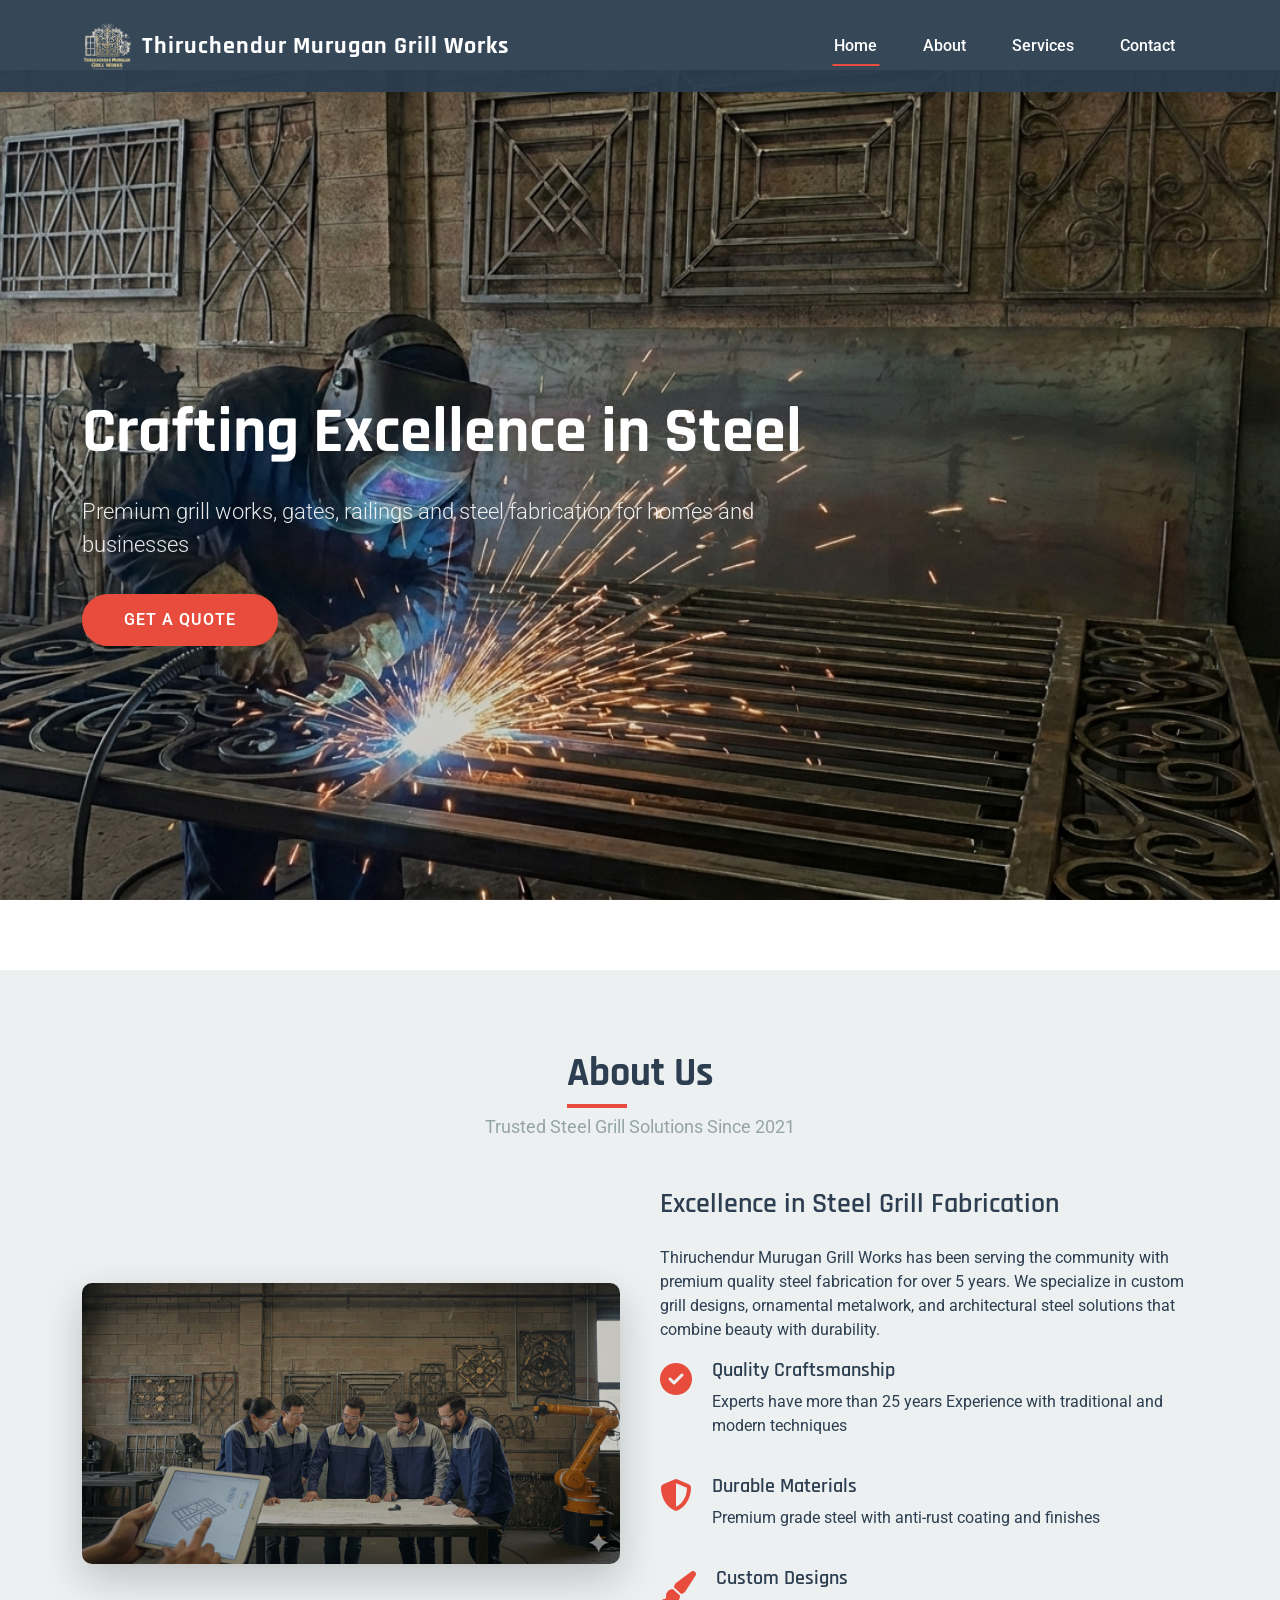
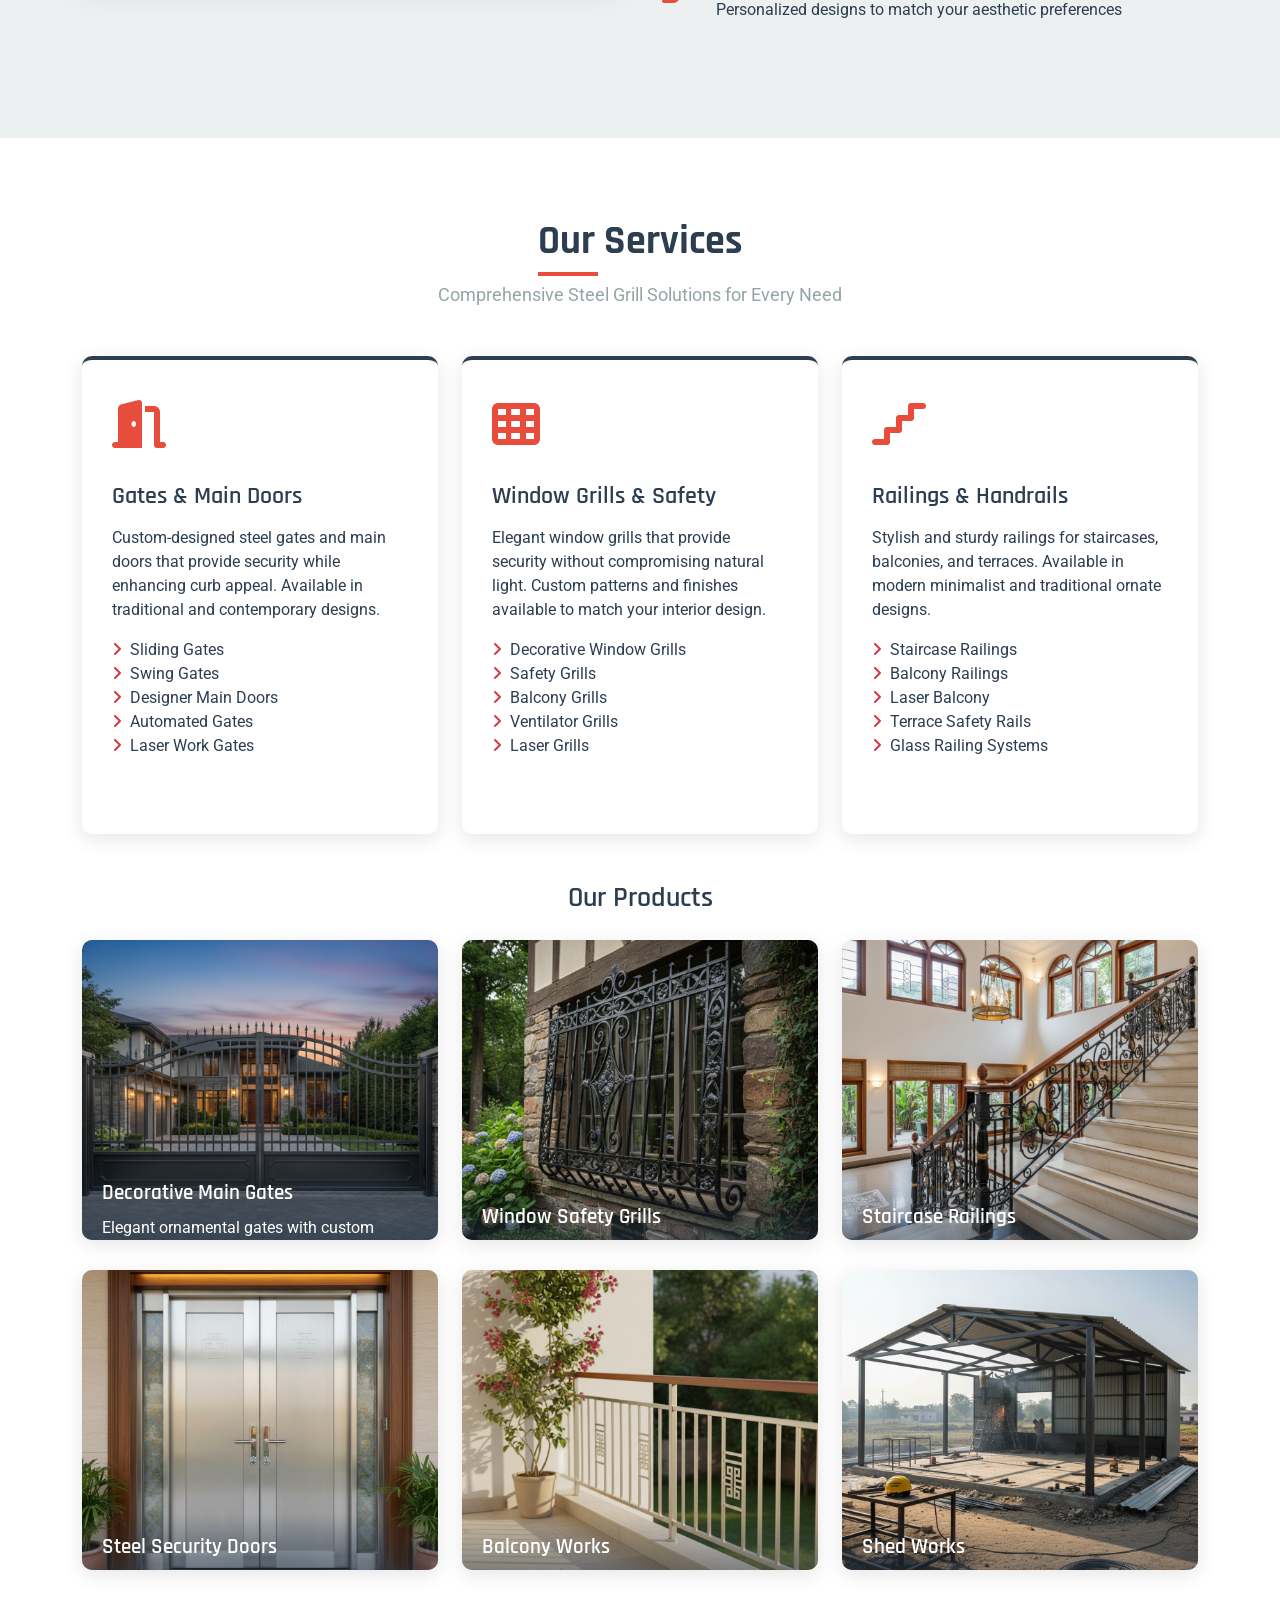
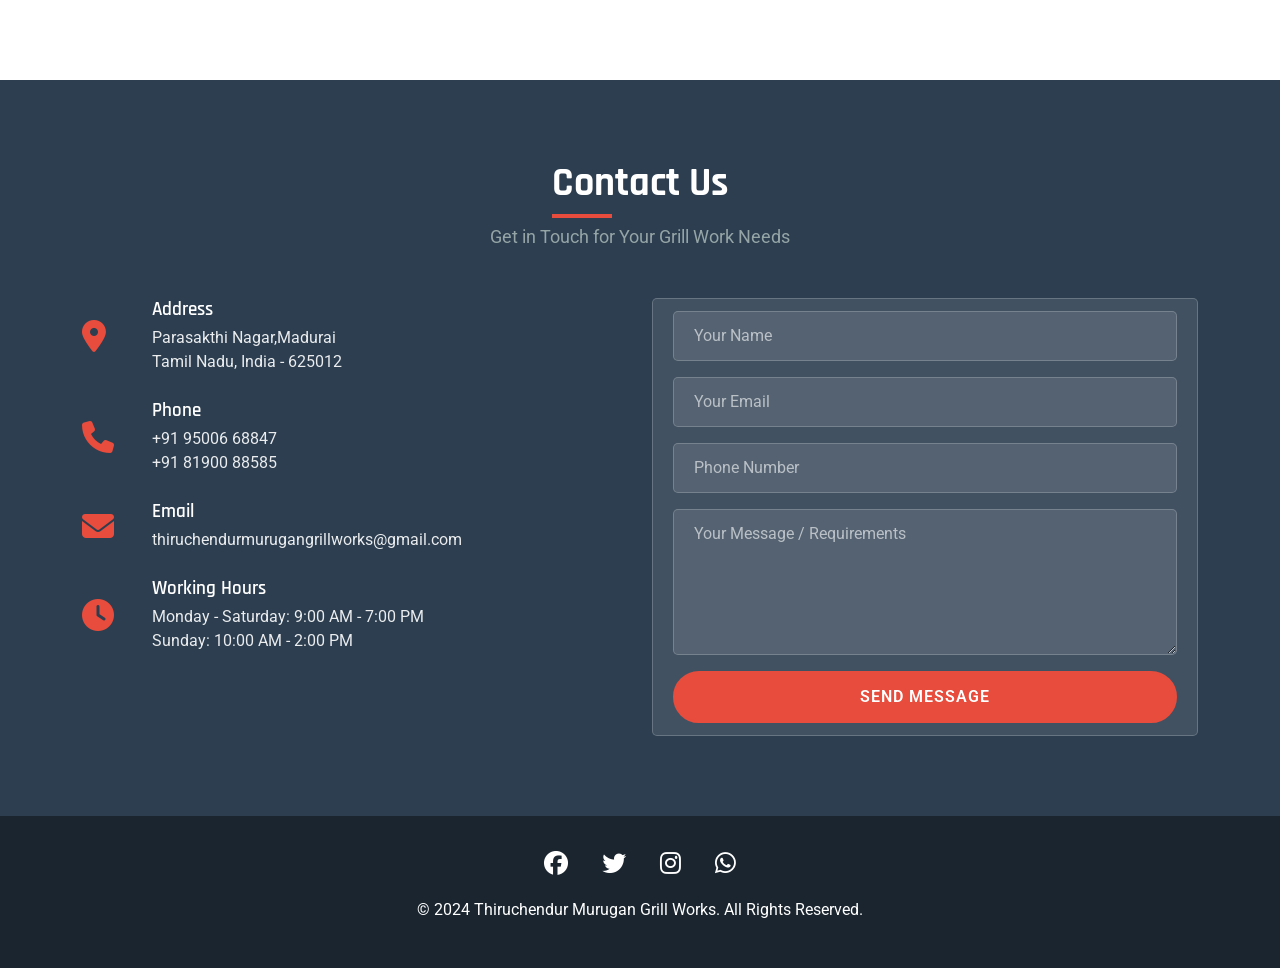
<file: index.html>
<!DOCTYPE html>
<html lang="en">

<head>
    <meta charset="UTF-8">
    <meta name="viewport" content="width=device-width, initial-scale=1.0">
    <title>Thiruchendur Murugan Grill Works</title>

    <!-- Bootstrap CSS -->
    <link href="https://cdn.jsdelivr.net/npm/bootstrap@5.3.0/dist/css/bootstrap.min.css" rel="stylesheet">

    <!-- Font Awesome -->
    <link rel="stylesheet" href="https://cdnjs.cloudflare.com/ajax/libs/font-awesome/6.4.0/css/all.min.css">

    <!-- Google Fonts -->
    <link
        href="https://fonts.googleapis.com/css2?family=Rajdhani:wght@300;400;500;600;700&family=Roboto:wght@300;400;500;700&display=swap"
        rel="stylesheet">

    <!-- Custom CSS -->
    <link rel="stylesheet" href="style.css">
</head>

<body>
    <!-- Navigation -->
    <nav class="navbar navbar-expand-lg navbar-dark fixed-top">
        <div class="container">
            <a class="navbar-brand" href="#home">
                <img src="./image/logo.png" alt="TMGW Logo"/>
                Thiruchendur Murugan Grill Works
            </a>
            <button class="navbar-toggler" type="button" data-bs-toggle="collapse" data-bs-target="#navbarNav">
                <span class="navbar-toggler-icon"></span>
            </button>
            <div class="collapse navbar-collapse" id="navbarNav">
                <ul class="navbar-nav ms-auto">
                    <li class="nav-item">
                        <a class="nav-link active" href="#home">Home</a>
                    </li>
                    <li class="nav-item">
                        <a class="nav-link" href="#about">About</a>
                    </li>
                    <li class="nav-item">
                        <a class="nav-link" href="#services">Services</a>
                    </li>
                    <li class="nav-item">
                        <a class="nav-link" href="#contact">Contact</a>
                    </li>
                </ul>
            </div>
        </div>
    </nav>

    <!-- Hero Section -->
    <section id="home" class="hero" style="background-image:url(./image/banner.png);">
        <div class="container">
            <div class="row">
                <div class="col-lg-8 hero-content">
                    <h1>Crafting Excellence in Steel</h1>
                    <p class="lead">Premium grill works, gates, railings and steel fabrication for homes and businesses
                    </p>
                    <a href="#contact" class="btn btn-custom">Get a Quote</a>
                </div>
            </div>
        </div>
    </section>

    <!-- About Section -->
    <section id="about">
        <div class="container">
            <div class="text-center mb-5">
                <h2 class="section-title">About Us</h2>
                <p class="section-subtitle">Trusted Steel Grill Solutions Since 2021</p>
            </div>
            <div class="about-content">
                <div class="about-image">
                    <img src="./image/about1.png" alt="Grill Work">
                </div>
                <div class="about-text">
                    <h3 class="mb-4">Excellence in Steel Grill Fabrication</h3>
                    <p>Thiruchendur Murugan Grill Works has been serving the community with premium quality steel
                        fabrication for over 5 years. We specialize in custom grill designs, ornamental metalwork, and
                        architectural steel solutions that combine beauty with durability.</p>

                    <div class="feature-box">
                        <i class="fas fa-check-circle"></i>
                        <div>
                            <h5>Quality Craftsmanship</h5>
                            <p>Experts have more than 25 years Experience with traditional and modern techniques</p>
                        </div>
                    </div>

                    <div class="feature-box">
                        <i class="fas fa-shield-alt"></i>
                        <div>
                            <h5>Durable Materials</h5>
                            <p>Premium grade steel with anti-rust coating and finishes</p>
                        </div>
                    </div>

                    <div class="feature-box">
                        <i class="fas fa-paint-brush"></i>
                        <div>
                            <h5>Custom Designs</h5>
                            <p>Personalized designs to match your aesthetic preferences</p>
                        </div>
                    </div>
                </div>
            </div>
        </div>
    </section>

    <!-- Services Section -->
    <section id="services">
        <div class="container">
            <div class="text-center mb-5">
                <h2 class="section-title">Our Services</h2>
                <p class="section-subtitle">Comprehensive Steel Grill Solutions for Every Need</p>
            </div>

            <div class="row">
                <div class="col-md-4">
                    <div class="service-card fade-in">
                        <div class="service-icon">
                            <i class="fas fa-door-open"></i>
                        </div>
                        <h4>Gates & Main Doors</h4>
                        <p>Custom-designed steel gates and main doors that provide security while enhancing curb appeal.
                            Available in traditional and contemporary designs.</p>
                        <ul class="list-unstyled mt-3">
                            <li><i class="fas fa-angle-right text-danger me-2"></i>Sliding Gates</li>
                            <li><i class="fas fa-angle-right text-danger me-2"></i>Swing Gates</li>
                            <li><i class="fas fa-angle-right text-danger me-2"></i>Designer Main Doors</li>
                            <li><i class="fas fa-angle-right text-danger me-2"></i>Automated Gates</li>
                            <li><i class="fas fa-angle-right text-danger me-2"></i>Laser Work Gates</li>
                        </ul>
                    </div>
                </div>

                <div class="col-md-4">
                    <div class="service-card fade-in">
                        <div class="service-icon">
                            <i class="fas fa-th"></i>
                        </div>
                        <h4>Window Grills & Safety</h4>
                        <p>Elegant window grills that provide security without compromising natural light. Custom
                            patterns and finishes available to match your interior design.</p>
                        <ul class="list-unstyled mt-3">
                            <li><i class="fas fa-angle-right text-danger me-2"></i>Decorative Window Grills</li>
                            <li><i class="fas fa-angle-right text-danger me-2"></i>Safety Grills</li>
                            <li><i class="fas fa-angle-right text-danger me-2"></i>Balcony Grills</li>
                            <li><i class="fas fa-angle-right text-danger me-2"></i>Ventilator Grills</li>
                            <li><i class="fas fa-angle-right text-danger me-2"></i>Laser Grills</li>
                        </ul>
                    </div>
                </div>

                <div class="col-md-4">
                    <div class="service-card fade-in">
                        <div class="service-icon">
                            <i class="fas fa-stairs"></i>
                        </div>
                        <h4>Railings & Handrails</h4>
                        <p>Stylish and sturdy railings for staircases, balconies, and terraces. Available in modern
                            minimalist and traditional ornate designs.</p>
                        <ul class="list-unstyled mt-3">
                            <li><i class="fas fa-angle-right text-danger me-2"></i>Staircase Railings</li>
                            <li><i class="fas fa-angle-right text-danger me-2"></i>Balcony Railings</li>
                            <li><i class="fas fa-angle-right text-danger me-2"></i>Laser Balcony</li>
                            <li><i class="fas fa-angle-right text-danger me-2"></i>Terrace Safety Rails</li>
                            <li><i class="fas fa-angle-right text-danger me-2"></i>Glass Railing Systems</li>
                        </ul>
                    </div>
                </div>
            </div>

            <!-- Product Gallery -->
            <div class="mt-5">
                <h3 class="text-center mb-4">Our Products</h3>
                <div class="row">
                    <div class="col-md-4">
                        <div class="product-item fade-in">
                            <img src="./image/maingate.png" alt="Decorative Gate">
                            <div class="product-overlay">
                                <h5>Decorative Main Gates</h5>
                                <p>Elegant ornamental gates with custom patterns</p>
                            </div>
                        </div>
                    </div>

                    <div class="col-md-4">
                        <div class="product-item fade-in">
                            <img src="./image/window.png" alt="Window Grills">
                            <div class="product-overlay">
                                <h5>Window Safety Grills</h5>
                                <p>Modern and secure window grill designs</p>
                            </div>
                        </div>
                    </div>

                    <div class="col-md-4">
                        <div class="product-item fade-in">
                            <img src="./image/staircase.png" alt="Stair Railings">
                            <div class="product-overlay">
                                <h5>Staircase Railings</h5>
                                <p>Sturdy and stylish handrails for safety</p>
                            </div>
                        </div>
                    </div>

                    <div class="col-md-4">
                        <div class="product-item fade-in">
                            <img src="./image/ssgate.png" alt="Steel Doors">
                            <div class="product-overlay">
                                <h5>Steel Security Doors</h5>
                                <p>Heavy-duty doors with decorative elements</p>
                            </div>
                        </div>
                    </div>

                    <div class="col-md-4">
                        <div class="product-item fade-in">
                            <img src="./image/balcony.png" alt="Balcony Grills">
                            <div class="product-overlay">
                                <h5>Balcony Works</h5>
                                <p>Elegant balcony protection with ventilation</p>
                            </div>
                        </div>
                    </div>

                    <div class="col-md-4">
                        <div class="product-item fade-in">
                            <img src="./image/shed.png" alt="Shed Work">
                            <div class="product-overlay">
                                <h5>Shed Works</h5>
                                <p>For your business,parking or terrace area</p>
                            </div>
                        </div>
                    </div>
                </div>
            </div>
        </div>
    </section>

    <!-- Contact Section -->
    <section id="contact">
        <div class="container">
            <div class="text-center mb-5">
                <h2 class="section-title">Contact Us</h2>
                <p class="section-subtitle">Get in Touch for Your Grill Work Needs</p>
            </div>

            <div class="row">
                <div class="col-lg-6 mb-4">
                    <div class="contact-info">
                        <div class="contact-item">
                            <i class="fas fa-map-marker-alt"></i>
                            <div>
                                <h5>Address</h5>
                                <p>Parasakthi Nagar,Madurai<br>Tamil Nadu, India - 625012</p>
                            </div>
                        </div>

                        <div class="contact-item">
                            <i class="fas fa-phone"></i>
                            <div>
                                <h5>Phone</h5>
                                <p>+91 95006 68847<br>+91 81900 88585</p>
                            </div>
                        </div>

                        <div class="contact-item">
                            <i class="fas fa-envelope"></i>
                            <div>
                                <h5>Email</h5>
                                <p>thiruchendurmurugangrillworks@gmail.com</p>
                            </div>
                        </div>

                        <div class="contact-item">
                            <i class="fas fa-clock"></i>
                            <div>
                                <h5>Working Hours</h5>
                                <p>Monday - Saturday: 9:00 AM - 7:00 PM<br>Sunday: 10:00 AM - 2:00 PM</p>
                            </div>
                        </div>
                    </div>
                </div>

                <div class="col-lg-6">
                    <form id="contactForm" class="form-control">
                        <div class="mb-3">
                            <input type="text" name="name" class="form-control" placeholder="Your Name" required>
                        </div>
                        <div class="mb-3">
                            <input type="email" name="email" class="form-control" placeholder="Your Email" required>
                        </div>
                        <div class="mb-3">
                            <input type="text" name="phone" class="form-control" placeholder="Phone Number">
                        </div>
                        <div class="mb-3">
                            <textarea name="message" class="form-control" rows="5"
                                placeholder="Your Message / Requirements" required></textarea>
                        </div>
                        <button type="submit" class="btn btn-custom w-100">Send Message</button>
                    </form>
                    <p id="msg" style="display:none;background: #d4edda;color: #155724;padding: 10px;border-radius: 5px;text-align:center;font-weight:bold;"></p>
                </div>
            </div>
        </div>
    </section>

    <!-- Footer -->
    <footer>
        <div class="container">
            <div class="social-links mb-3">
                <a href="#" aria-label="Facebook"><i class="fab fa-facebook"></i></a>
                <a href="#" aria-label="Twitter"><i class="fab fa-twitter"></i></a>
                <a href="#" aria-label="Instagram"><i class="fab fa-instagram"></i></a>
                <a href="#" aria-label="WhatsApp"><i class="fab fa-whatsapp"></i></a>
            </div>
            <p>&copy; 2024 Thiruchendur Murugan Grill Works. All Rights Reserved.</p>
        </div>
    </footer>

    <!-- Bootstrap JS -->
    <script src="https://cdn.jsdelivr.net/npm/bootstrap@5.3.0/dist/js/bootstrap.bundle.min.js"></script>

    <!-- Custom JavaScript -->
    <script src="script.js"></script>
</body>
</html>
</file>
<file: style.css>
:root {
    --primary-color: #2c3e50;
    --secondary-color: #34495e;
    --accent-color: #e74c3c;
    --light-gray: #ecf0f1;
    --dark-gray: #95a5a6;
    --text-dark: #2c3e50;
}

* {
    margin: 0;
    padding: 0;
    box-sizing: border-box;
}

body {
    font-family: 'Roboto', sans-serif;
    color: var(--text-dark);
    overflow-x: hidden;
}

h1, h2, h3, h4, h5, h6 {
    font-family: 'Rajdhani', sans-serif;
    font-weight: 600;
}

/* Navbar */
.navbar {
    background: rgba(44, 62, 80, 0.95) !important;
    padding: 1rem 0;
    box-shadow: 0 2px 10px rgba(0,0,0,0.1);
    transition: all 0.3s ease;
}

.navbar.scrolled {
    padding: 0.5rem 0;
    background: rgba(44, 62, 80, 1) !important;
}

.navbar-brand {
    font-family: 'Rajdhani', sans-serif;
    font-size: 1.5rem;
    font-weight: 700;
    color: #fff !important;
    letter-spacing: 1px;
    display: flex;
    align-items: center;
    gap: 10px;
}

.navbar-brand img {
    height: 50px;
    width: auto;
}

.navbar-brand i {
    color: var(--accent-color);
    margin-right: 10px;
}

.nav-link {
    color: #fff !important;
    font-weight: 500;
    margin: 0 15px;
    transition: color 0.3s ease;
    position: relative;
}

.nav-link::after {
    content: '';
    position: absolute;
    bottom: 0;
    left: 50%;
    width: 0;
    height: 2px;
    background: var(--accent-color);
    transition: all 0.3s ease;
    transform: translateX(-50%);
}

.nav-link:hover::after,
.nav-link.active::after {
    width: 80%;
}

/* Hero Section */
.hero {
    background: linear-gradient(135deg, rgba(44, 62, 80, 0.95), rgba(52, 73, 94, 0.9)), 
                url('data:image/svg+xml,<svg xmlns="http://www.w3.org/2000/svg" viewBox="0 0 1200 600"><rect fill="%232c3e50" width="1200" height="600"/><g fill-opacity="0.1"><rect fill="%23ecf0f1" x="100" y="100" width="200" height="400"/><rect fill="%23ecf0f1" x="400" y="150" width="150" height="350"/><rect fill="%23ecf0f1" x="650" y="80" width="180" height="420"/><rect fill="%23ecf0f1" x="900" y="120" width="160" height="380"/></g></svg>');
    background-size: cover;
    background-position: center;
    background-attachment: fixed;
    min-height: 100vh;
    display: flex;
    align-items: center;
    color: #fff;
    position: relative;
    margin-top: 70px;
}

.hero-content {
    position: relative;
    z-index: 2;
}

.hero h1 {
    font-size: 4rem;
    font-weight: 700;
    margin-bottom: 1.5rem;
    animation: fadeInUp 1s ease;
}

.hero .lead {
    font-size: 1.4rem;
    margin-bottom: 2rem;
    opacity: 0.9;
    animation: fadeInUp 1s ease 0.2s backwards;
}

.btn-custom {
    background: var(--accent-color);
    color: #fff;
    padding: 12px 40px;
    border-radius: 50px;
    font-weight: 600;
    border: 2px solid var(--accent-color);
    transition: all 0.3s ease;
    text-transform: uppercase;
    letter-spacing: 1px;
    animation: fadeInUp 1s ease 0.4s backwards;
}

.btn-custom:hover {
    background: transparent;
    color: var(--accent-color);
    transform: translateY(-3px);
    box-shadow: 0 10px 25px rgba(231, 76, 60, 0.3);
}

/* Section Styles */
section {
    padding: 80px 0;
}

.section-title {
    font-size: 2.5rem;
    font-weight: 700;
    margin-bottom: 1rem;
    position: relative;
    display: inline-block;
}

.section-title::after {
    content: '';
    position: absolute;
    bottom: -10px;
    left: 0;
    width: 60px;
    height: 4px;
    background: var(--accent-color);
}

.section-subtitle {
    color: var(--dark-gray);
    font-size: 1.1rem;
    margin-bottom: 3rem;
}

/* About Section */
#about {
    background: var(--light-gray);
}

.about-content {
    display: flex;
    align-items: center;
    gap: 40px;
}

.about-image {
    flex: 1;
    position: relative;
}

.about-image img {
    width: 100%;
    border-radius: 10px;
    box-shadow: 0 15px 40px rgba(0,0,0,0.2);
}

.about-text {
    flex: 1;
}

.feature-box {
    display: flex;
    align-items: start;
    margin-bottom: 20px;
}

.feature-box i {
    font-size: 2rem;
    color: var(--accent-color);
    margin-right: 20px;
    margin-top: 5px;
}

/* Services Section */
.service-card {
    background: #fff;
    border-radius: 10px;
    padding: 30px;
    margin-bottom: 30px;
    transition: all 0.3s ease;
    box-shadow: 0 5px 20px rgba(0,0,0,0.1);
    border-top: 4px solid var(--primary-color);
    height: 100%;
}

.service-card:hover {
    transform: translateY(-10px);
    box-shadow: 0 15px 40px rgba(0,0,0,0.15);
    border-top-color: var(--accent-color);
}

.service-icon {
    font-size: 3rem;
    color: var(--accent-color);
    margin-bottom: 20px;
}

.service-card h4 {
    font-size: 1.5rem;
    margin-bottom: 15px;
    color: var(--primary-color);
}

/* Product Gallery */
.product-item {
    position: relative;
    overflow: hidden;
    border-radius: 10px;
    margin-bottom: 30px;
    box-shadow: 0 5px 20px rgba(0,0,0,0.1);
}

.product-item img {
    width: 100%;
    height: 300px;
    object-fit: cover;
    transition: transform 0.5s ease;
}

.product-item:hover img {
    transform: scale(1.1);
}

.product-overlay {
    position: absolute;
    bottom: 0;
    left: 0;
    right: 0;
    background: linear-gradient(to top, rgba(44, 62, 80, 0.95), transparent);
    padding: 20px;
    color: #fff;
    transform: translateY(60px);
    transition: transform 0.3s ease;
}

.product-item:hover .product-overlay {
    transform: translateY(0);
}

.product-overlay h5 {
    font-size: 1.3rem;
    margin-bottom: 10px;
}

/* Contact Section */
#contact {
    background: var(--primary-color);
    color: #fff;
}

#contact .section-title::after {
    background: var(--accent-color);
}

.contact-info {
    margin-bottom: 30px;
}

.contact-item {
    display: flex;
    align-items: center;
    margin-bottom: 25px;
}

.contact-item i {
    font-size: 2rem;
    color: var(--accent-color);
    margin-right: 20px;
    width: 50px;
}

.contact-item h5 {
    margin-bottom: 5px;
    font-size: 1.2rem;
}

.contact-item p {
    margin: 0;
    opacity: 0.9;
}

.form-control {
    background: rgba(255,255,255,0.1);
    border: 1px solid rgba(255,255,255,0.2);
    color: #fff;
    padding: 12px 20px;
    border-radius: 5px;
}

.form-control:focus {
    background: rgba(255,255,255,0.15);
    border-color: var(--accent-color);
    color: #fff;
    box-shadow: 0 0 0 0.2rem rgba(231, 76, 60, 0.25);
}

.form-control::placeholder {
    color: rgba(255,255,255,0.6);
}

/* Footer */
footer {
    background: #1a252f;
    color: #fff;
    padding: 30px 0;
    text-align: center;
}

.social-links a {
    color: #fff;
    font-size: 1.5rem;
    margin: 0 15px;
    transition: color 0.3s ease;
}

.social-links a:hover {
    color: var(--accent-color);
}

/* Animations */
@keyframes fadeInUp {
    from {
        opacity: 0;
        transform: translateY(30px);
    }
    to {
        opacity: 1;
        transform: translateY(0);
    }
}

.fade-in {
    opacity: 0;
    transform: translateY(20px);
    transition: all 0.6s ease;
}

.fade-in.active {
    opacity: 1;
    transform: translateY(0);
}

/* Responsive */
@media (max-width: 768px) {
    .hero h1 {
        font-size: 2.5rem;
    }
    
    .hero .lead {
        font-size: 1.1rem;
    }
    
    .about-content {
        flex-direction: column;
    }
    
    .section-title {
        font-size: 2rem;
    }
    
    .navbar-brand {
        font-size: 1.2rem;
    }
    
    .navbar-brand img {
        height: 40px;
    }
}
</file>
